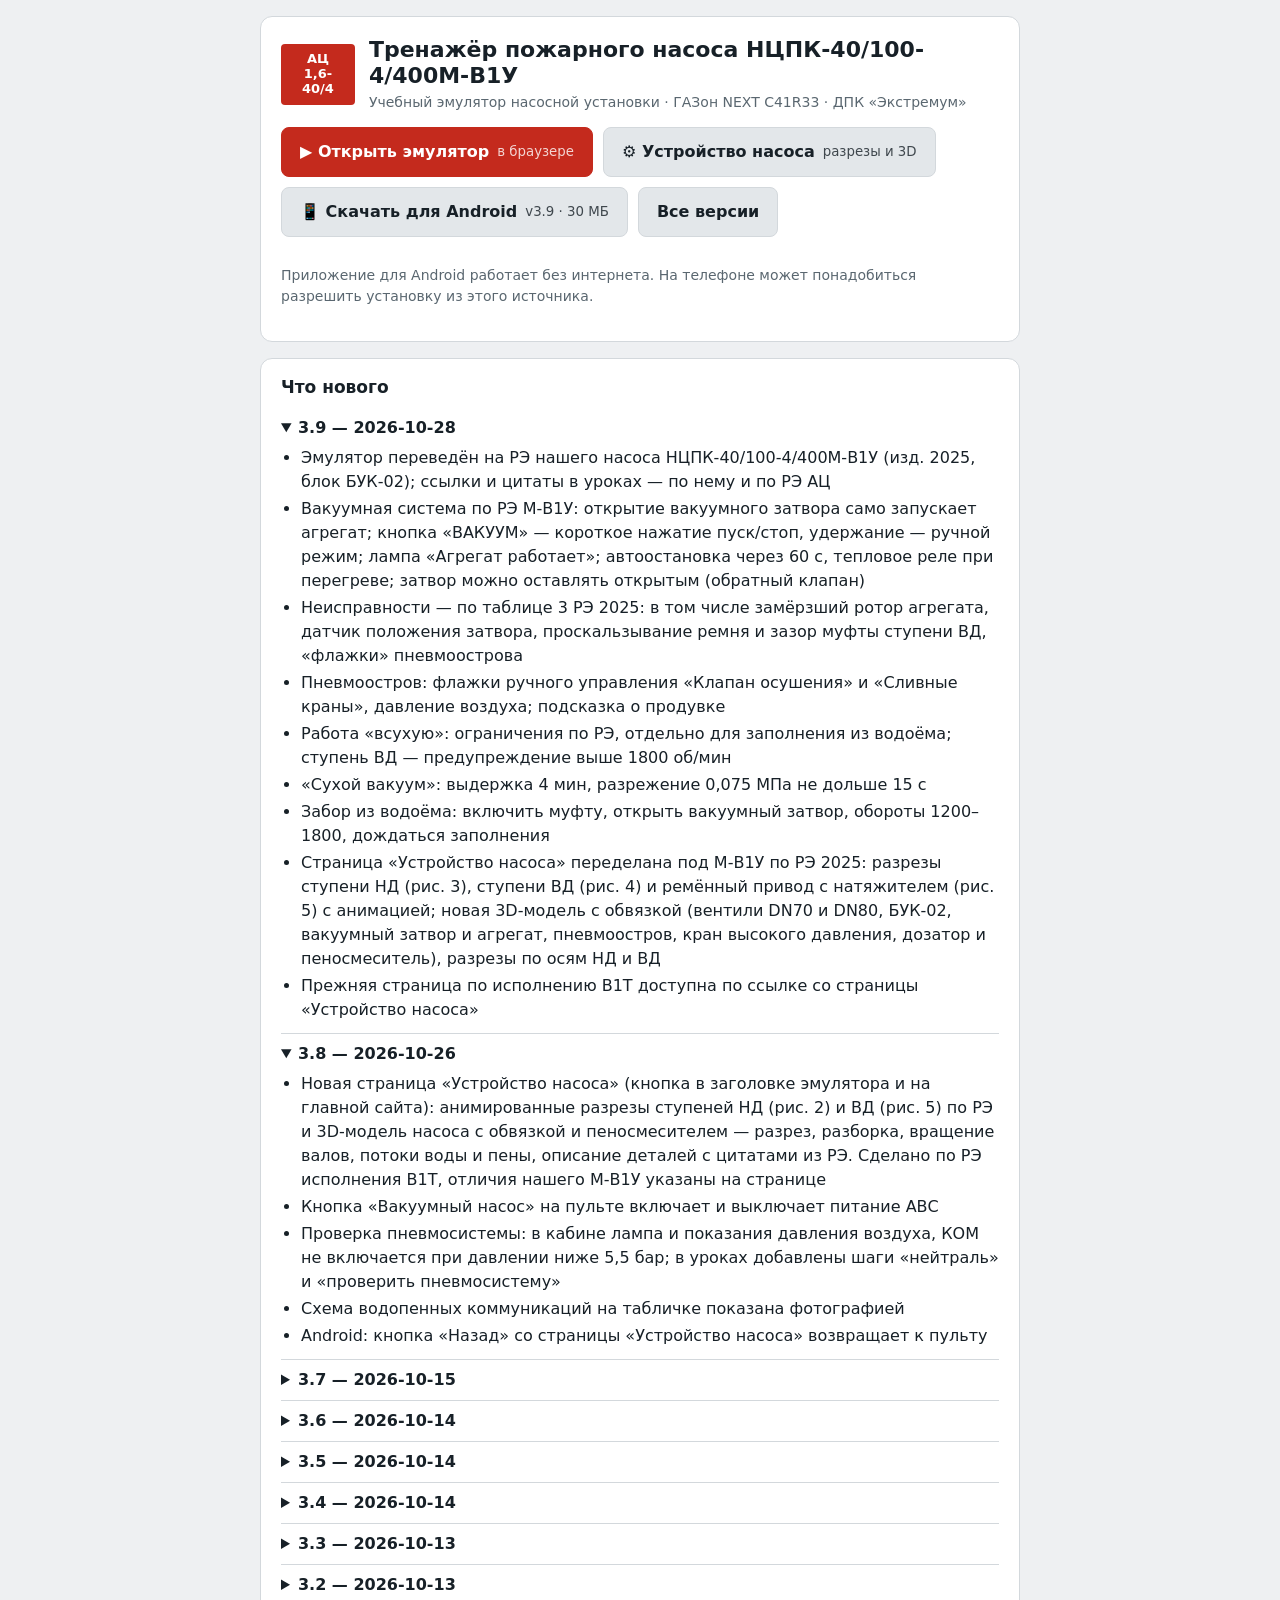
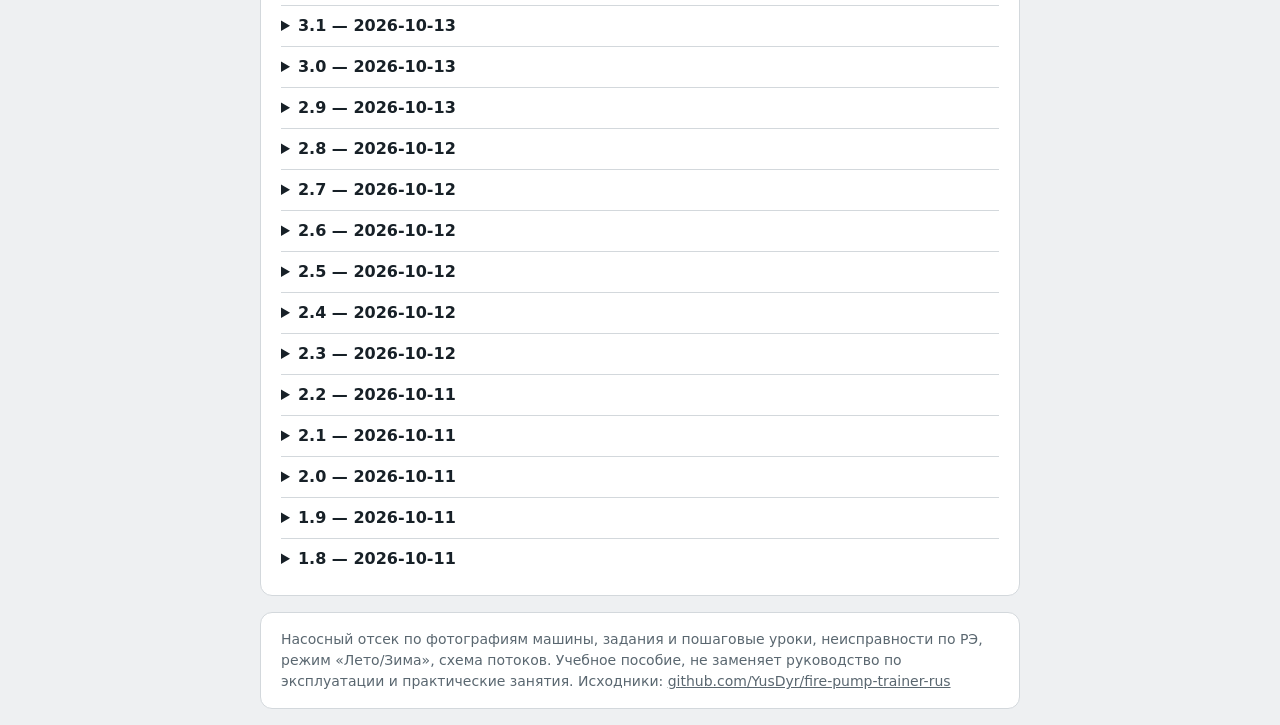
<file: index.html>
<!doctype html><html lang="ru"><head><meta charset="utf-8"><meta name="viewport" content="width=device-width,initial-scale=1">
<title>Тренажёр насоса НЦПК-40/100</title>
<meta name="description" content="Учебный эмулятор насосной установки АЦ 1,6-40/4 (ГАЗон NEXT), ДПК «Экстремум»">
<style>
:root{--bg:#eef0f2;--card:#fff;--ink:#172027;--muted:#5a6770;--line:#d3d8dc;--red:#c42a1d;--btn2:#e3e7ea}
@media (prefers-color-scheme:dark){:root{--bg:#14181b;--card:#1e2327;--ink:#e5e9eb;--muted:#9ba7ae;--line:#3b444b;--red:#e5503f;--btn2:#2a3035}}
*{box-sizing:border-box}body{margin:0;background:var(--bg);color:var(--ink);font:16px/1.5 system-ui,-apple-system,"Segoe UI",sans-serif;padding:16px}
main{max-width:760px;margin:0 auto;display:flex;flex-direction:column;gap:16px}
.hero{background:var(--card);border:1px solid var(--line);border-radius:12px;padding:20px;display:flex;flex-direction:column;gap:14px}
.brand{display:flex;gap:14px;align-items:center}.plate{background:var(--red);color:#fff;font-weight:800;font-size:13px;padding:8px 10px;border-radius:4px;line-height:1.15;text-align:center}
h1{font-size:22px;margin:0;line-height:1.2}.sub{color:var(--muted);margin:2px 0 0;font-size:14px}
.btns{display:flex;flex-wrap:wrap;gap:10px}.btn{display:inline-flex;align-items:center;gap:8px;padding:12px 18px;border-radius:8px;text-decoration:none;font-weight:600;color:var(--ink);background:var(--btn2);border:1px solid var(--line)}
.btn.primary{background:var(--red);border-color:var(--red);color:#fff}.btn small{font-weight:400;opacity:.8}
.card{background:var(--card);border:1px solid var(--line);border-radius:12px;padding:16px 20px}h2{font-size:17px;margin:0 0 8px}
details{border-top:1px solid var(--line);padding:8px 0}details:first-of-type{border-top:0}summary{cursor:pointer;font-weight:600}ul{margin:6px 0 0;padding-left:20px}li{margin:3px 0}
.muted{color:var(--muted);font-size:14px}a{color:inherit}
</style></head><body><main>
<section class="hero">
 <div class="brand"><div class="plate">АЦ<br>1,6-40/4</div><div><h1>Тренажёр пожарного насоса НЦПК-40/100-4/400М-В1У</h1><p class="sub">Учебный эмулятор насосной установки · ГАЗон NEXT C41R33 · ДПК «Экстремум»</p></div></div>
 <div class="btns">
  <a class="btn primary" href="emulator/">▶ Открыть эмулятор <small>в браузере</small></a>
  <a class="btn" href="emulator/ustroystvo.html">⚙️ Устройство насоса <small>разрезы и 3D</small></a>
  <a class="btn" href="NCPK-emulator.apk" download>📱 Скачать для Android <small>v3.9 · 30 МБ</small></a>
  <a class="btn" href="https://github.com/YusDyr/fire-pump-trainer-rus/releases">Все версии</a>
 </div>
 <p class="muted">Приложение для Android работает без интернета. На телефоне может понадобиться разрешить установку из этого источника.</p>
</section>
<section class="card"><h2>Что нового</h2><details open><summary>3.9 — 2026-10-28</summary>
<ul>
<li>Эмулятор переведён на РЭ нашего насоса НЦПК-40/100-4/400М-В1У (изд. 2025, блок БУК-02); ссылки и цитаты в уроках — по нему и по РЭ АЦ</li>
<li>Вакуумная система по РЭ М-В1У: открытие вакуумного затвора само запускает агрегат; кнопка «ВАКУУМ» — короткое нажатие пуск/стоп, удержание — ручной режим; лампа «Агрегат работает»; автоостановка через 60 с, тепловое реле при перегреве; затвор можно оставлять открытым (обратный клапан)</li>
<li>Неисправности — по таблице 3 РЭ 2025: в том числе замёрзший ротор агрегата, датчик положения затвора, проскальзывание ремня и зазор муфты ступени ВД, «флажки» пневмоострова</li>
<li>Пневмоостров: флажки ручного управления «Клапан осушения» и «Сливные краны», давление воздуха; подсказка о продувке</li>
<li>Работа «всухую»: ограничения по РЭ, отдельно для заполнения из водоёма; ступень ВД — предупреждение выше 1800 об/мин</li>
<li>«Сухой вакуум»: выдержка 4 мин, разрежение 0,075 МПа не дольше 15 с</li>
<li>Забор из водоёма: включить муфту, открыть вакуумный затвор, обороты 1200–1800, дождаться заполнения</li>
<li>Страница «Устройство насоса» переделана под М-В1У по РЭ 2025: разрезы ступени НД (рис. 3), ступени ВД (рис. 4) и ремённый привод с натяжителем (рис. 5) с анимацией; новая 3D-модель с обвязкой (вентили DN70 и DN80, БУК-02, вакуумный затвор и агрегат, пневмоостров, кран высокого давления, дозатор и пеносмеситель), разрезы по осям НД и ВД</li>
<li>Прежняя страница по исполнению В1Т доступна по ссылке со страницы «Устройство насоса»</li>
</ul>
</details><details open><summary>3.8 — 2026-10-26</summary>
<ul>
<li>Новая страница «Устройство насоса» (кнопка в заголовке эмулятора и на главной сайта): анимированные разрезы ступеней НД (рис. 2) и ВД (рис. 5) по РЭ и 3D-модель насоса с обвязкой и пеносмесителем — разрез, разборка, вращение валов, потоки воды и пены, описание деталей с цитатами из РЭ. Сделано по РЭ исполнения В1Т, отличия нашего М-В1У указаны на странице</li>
<li>Кнопка «Вакуумный насос» на пульте включает и выключает питание АВС</li>
<li>Проверка пневмосистемы: в кабине лампа и показания давления воздуха, КОМ не включается при давлении ниже 5,5 бар; в уроках добавлены шаги «нейтраль» и «проверить пневмосистему»</li>
<li>Схема водопенных коммуникаций на табличке показана фотографией</li>
<li>Android: кнопка «Назад» со страницы «Устройство насоса» возвращает к пульту</li>
</ul>
</details><details><summary>3.7 — 2026-10-15</summary>
<ul>
<li>Убрана выноска манометра воздуха: стрелка теперь движется прямо на манометре на фото, он частично скрыт за манометром выхода, как на машине</li>
</ul>
</details><details><summary>3.6 — 2026-10-14</summary>
<ul>
<li>Исправлено: кнопки «+», «−» и масштаб щипком в некоторых браузерах не работали (масштаб «ломался» и картинка пропадала)</li>
<li>Исправлено: первое нажатие на странице иногда «проскакивало» мимо кнопки из-за сдвига панели</li>
<li>Кнопка «Лупа» переименована в «Выноска манометра» — она показывает и скрывает увеличенную выноску манометра воздуха</li>
</ul>
</details><details><summary>3.5 — 2026-10-14</summary>
<ul>
<li>Крупный план по фотографиям: кнопка «📷 Крупно», правая кнопка мыши или долгое нажатие на элементе — снимок в текущем положении в высоком разрешении, увеличение до ×8, другие ракурсы</li>
<li>Схема потоков перерисована по правилам технических схем: обозначения арматуры, цвета сред, стрелки направления, легенда</li>
<li>На схеме: вакуумный агрегат и датчик заполнения, сливы насоса, ступени ВД и цистерны с пневмоприводами, сжатый воздух — клапан осушения, сливные краны, продувка катушки</li>
<li>Панель «Кабина водителя» перенесена прямо над насосный отсек</li>
<li>Сайт: стартовая страница со ссылками на эмулятор, APK и историю версий</li>
</ul>
</details><details><summary>3.4 — 2026-10-14</summary>
<ul>
<li>Слив пневматический, как на машине: кнопка «Слив» на БУК открывает сливной кран насоса и сливные краны ступени ВД; рукоятка слива ступени ВД убрана</li>
<li>Подсказка про пневмоклапаны «Клапан осушения» и «Сливные краны»</li>
<li>Кран вакуумный, кран высокого давления, кран магистрали пенобака, эжектор и затвор «Вода из цистерны» показаны по реальным фотографиям в каждом положении, с плавным переходом</li>
<li>Левый и правый вентили напорные НД вращаются по серии фотографий: меняются тень и блики рукоятки</li>
</ul>
</details><details><summary>3.3 — 2026-10-13</summary>
<ul>
<li>Индикатор тахометра на БУК: пятиразрядный семисегментный, как на машине; кнопки «Об/мин» и «Часы»</li>
<li>Счётчик наработки насоса сохраняется между сессиями</li>
<li>Уроки: подсвечиваются все элементы, о которых говорит шаг</li>
<li>Уроки: исправлены направления рычагов и кранов, названия элементов как в РЭ</li>
<li>Уроки: на любой шаг можно перейти нажатием в списке, предыдущие шаги выполняются автоматически; кнопка «Назад»</li>
<li>Кран высокого давления: промежуточное положение «полуоткрыт»</li>
</ul>
</details><details><summary>3.2 — 2026-10-13</summary>
<ul>
<li>Кран высокого давления — латунный шаровой кран на фото, управляется на месте</li>
<li>Названия элементов как в РЭ насоса и РЭ АЦ (без номеров позиций)</li>
<li>Манометр воздуха продувки (0–10 bar) на выноске-лупе: давление проседает при продувке и работе стояночным тормозом</li>
<li>Выноска рукоятки сливных кранов ступени высокого давления (внизу, вне кадра); слив ступени ВД в окончании работы и в зимних операциях</li>
<li>Схема потоков с управлением: краны, вентили (плавно, колёсиком), дозатор, насос, ступень ВД, вакуумный агрегат, продувки, горловина, гидрант</li>
<li>Слив ступени ВД на схеме потоков</li>
</ul>
</details><details><summary>3.1 — 2026-10-13</summary>
<ul>
<li>Окно «электронного» манометра можно перетаскивать и продолжать работать</li>
<li>Пояснения цветных зон шкалы всплывают сразу</li>
<li>Выноска-лупа для малого манометра</li>
</ul>
</details><details><summary>3.0 — 2026-10-13</summary>
<ul>
<li>Циферблаты манометров на фото затемнены под реальное освещение</li>
</ul>
</details><details><summary>2.9 — 2026-10-13</summary>
<ul>
<li>В кабине КОМ перед КПП</li>
<li>Подключение гидранта или перекачки от другой АЦ во время работы, без остановки насоса; обратный поток в цистерну при открытом затворе</li>
<li>Манометры на фото нарисованы как настоящие (ФИЗТЕХ), точно на своих местах; курсор — обычная «рука»</li>
</ul>
</details><details><summary>2.8 — 2026-10-12</summary>
<ul>
<li>Полная анимированная схема потоков: все краны и вентили с состоянием, заправка цистерны, пенный контур, ВД, слив, вакуум, продувка</li>
</ul>
</details><details><summary>2.7 — 2026-10-12</summary>
<ul>
<li>Значок КОМ — шестерни; пневматический звук стояночного тормоза; двигатель тише и слышен только при управлении оборотами с насоса</li>
</ul>
</details><details><summary>2.6 — 2026-10-12</summary>
<ul>
<li>Фото отсека из оригиналов полного разрешения; пульт, БУК и дозатор — чёткие крупные снимки</li>
<li>Кабина: двигатель всегда заведён, значки тормоза и КОМ</li>
<li>«Электронный» манометр крупно: слои цели, мин/макс, тренд, стволы, единицы; пояснения зон</li>
<li>Звук продувки</li>
</ul>
</details><details><summary>2.5 — 2026-10-12</summary>
<ul>
<li>Переключатель «Лето / Зима» (запоминается): температура, отопитель отсека, крышка горловины, замерзание насоса и рукавов, зимнее окончание работы по РЭ</li>
</ul>
</details><details><summary>2.4 — 2026-10-12</summary>
<ul>
<li>Подсказки на элементах без префиксов; общее название панели — при наведении на её свободную область</li>
</ul>
</details><details><summary>2.3 — 2026-10-12</summary>
<ul>
<li>Исправлены названия во всплывающих подсказках</li>
</ul>
</details><details><summary>2.2 — 2026-10-11</summary>
<ul>
<li>Бак справа — бак топлива отопителя</li>
<li>Подсказки с названием и текущим значением; манометры открываются крупно</li>
<li>Направления крана пенобака и затвора «Вода из цистерны» как на машине</li>
<li>Полное окончание работы в каждом задании (промывка пеносмесителя, слив, продувка, кран ВД полуоткрыт)</li>
</ul>
</details><details><summary>2.1 — 2026-10-11</summary>
<ul>
<li>Чёткие фото при увеличении (крупные снимки поверх общего)</li>
<li>Понятное завершение задания: режим с цифрами, шаги остановки, окно с оценкой</li>
</ul>
</details><details><summary>2.0 — 2026-10-11</summary>
<ul>
<li>Фото-вид насосного отсека; пауза звука в фоне; горизонтальный режим; вибрация; сохранение прогресса</li>
</ul>
</details><details><summary>1.9 — 2026-10-11</summary>
<ul>
<li>Масштаб щипком, вращение вентилей пальцем по кругу и двумя пальцами, индикатор оборотов вентиля</li>
</ul>
</details><details><summary>1.8 — 2026-10-11</summary>
<ul>
<li>Первая версия приложения для Android (работает без интернета)</li>
</ul>
</details></section>
<section class="card muted">Насосный отсек по фотографиям машины, задания и пошаговые уроки, неисправности по РЭ, режим «Лето/Зима», схема потоков. Учебное пособие, не заменяет руководство по эксплуатации и практические занятия. Исходники: <a href="https://github.com/YusDyr/fire-pump-trainer-rus">github.com/YusDyr/fire-pump-trainer-rus</a></section>
</main></body></html>
</file>
